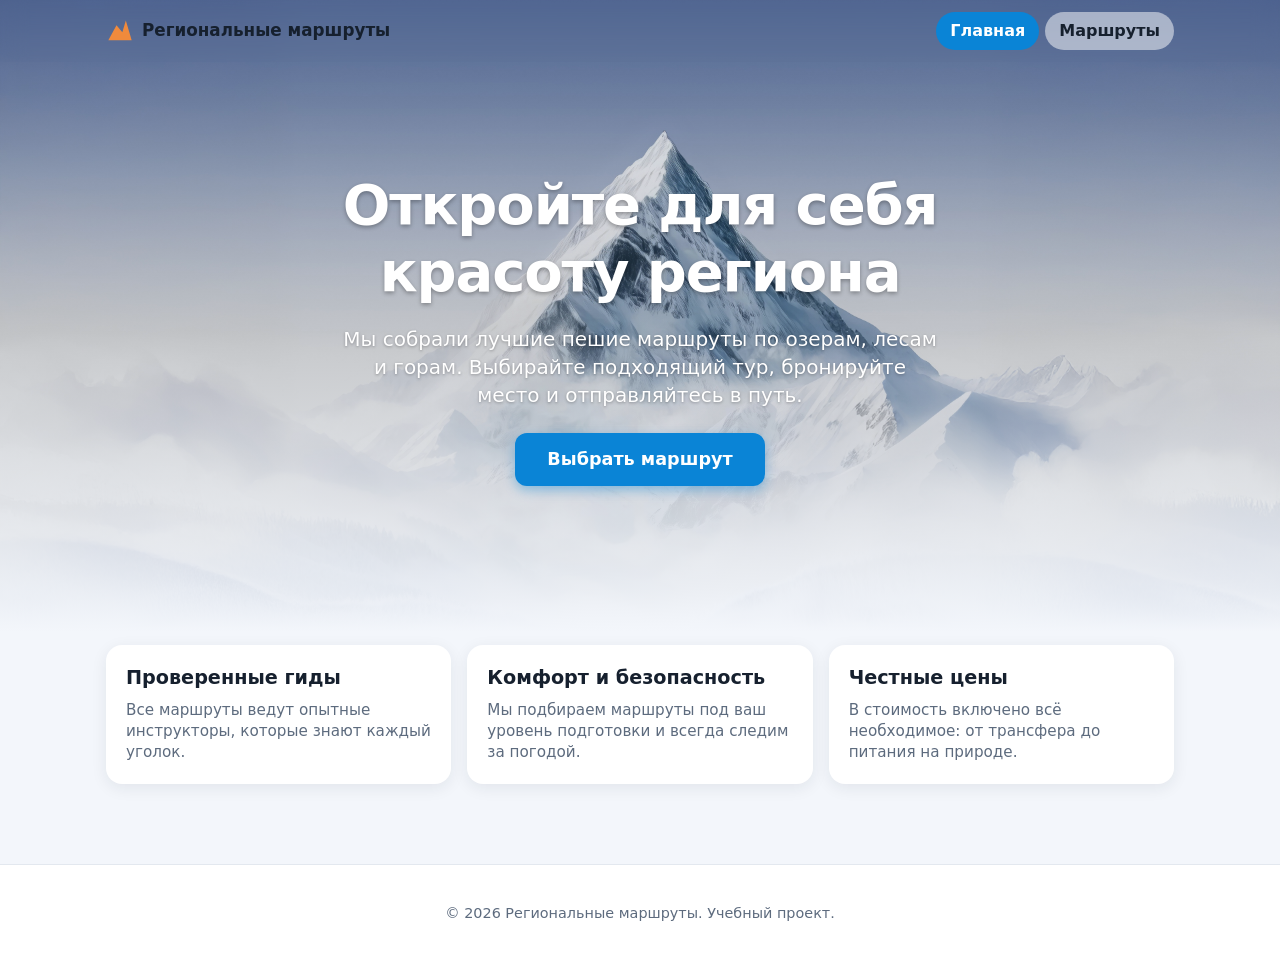
<file: index.html>
<!doctype html>
<html lang="ru">
  <head>
    <meta charset="utf-8" />
    <meta name="viewport" content="width=device-width, initial-scale=1" />
    <title>Региональные маршруты — Главная</title>
    <link rel="stylesheet" href="styles.css" />
  </head>
  <body>
    <header class="site-header">
      <div class="header-inner">
        <a class="logo" href="index.html">
          <svg
            class="logo-icon"
            width="28"
            height="28"
            viewbox="0 0 24 24"
            aria-hidden="true"
          >
            <path d="M2 20 L9 7 L14 13 L17 3 L22 20 Z" fill="currentColor" />
          </svg>
          <span>Региональные маршруты</span>
        </a>

        <nav aria-label="Главное меню">
          <ul class="nav-list">
            <li><a href="index.html" aria-current="page">Главная</a></li>
            <li><a href="catalog.html">Маршруты</a></li>
          </ul>
        </nav>
      </div>
    </header>

    <main class="container">
      <section class="hero">
        <div class="hero-content">
          <h1>Откройте для себя красоту региона</h1>
          <p class="hero-text">
            Мы собрали лучшие пешие маршруты по озерам, лесам и горам. Выбирайте
            подходящий тур, бронируйте место и отправляйтесь в путь.
          </p>
          <a href="catalog.html" class="hero-btn">Выбрать маршрут</a>
        </div>
      </section>

      <section class="features">
        <div class="feature-card">
          <h3>Проверенные гиды</h3>
          <p>
            Все маршруты ведут опытные инструкторы, которые знают каждый уголок.
          </p>
        </div>
        <div class="feature-card">
          <h3>Комфорт и безопасность</h3>
          <p>
            Мы подбираем маршруты под ваш уровень подготовки и всегда следим за
            погодой.
          </p>
        </div>
        <div class="feature-card">
          <h3>Честные цены</h3>
          <p>
            В стоимость включено всё необходимое: от трансфера до питания на
            природе.
          </p>
        </div>
      </section>
    </main>

    <footer class="site-footer">
      <div class="footer-inner">
        <p>&copy; 2026 Региональные маршруты. Учебный проект.</p>
      </div>
    </footer>
  </body>
</html>
</file>
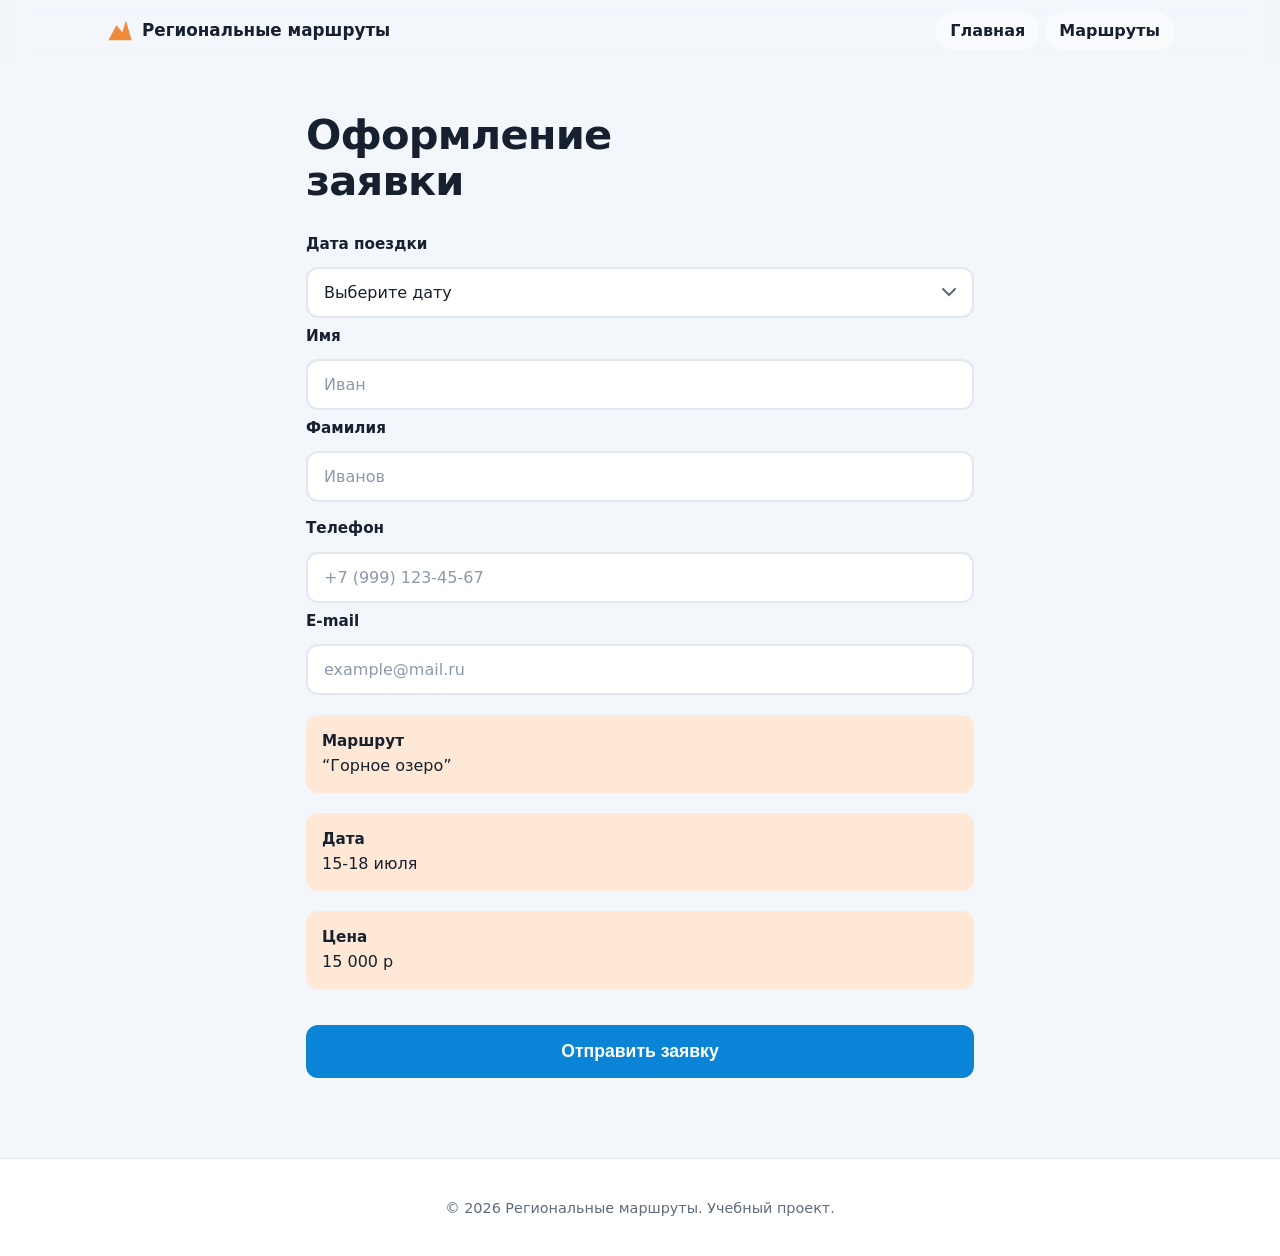
<file: booking.html>
<!doctype html>
<html lang="ru">
  <head>
    <meta charset="utf-8" />
    <meta name="viewport" content="width=device-width, initial-scale=1" />
    <title>Оформление заявки</title>
    <link rel="stylesheet" href="styles.css" />
    <link rel="stylesheet" href="booking.css" />
  </head>
  <body>
    <header class="site-header">
      <div class="header-inner">
        <a class="logo" href="index.html">
          <svg
            class="logo-icon"
            width="28"
            height="28"
            viewbox="0 0 24 24"
            aria-hidden="true"
          >
            <path d="M2 20 L9 7 L14 13 L17 3 L22 20 Z" fill="currentColor" />
          </svg>
          <span>Региональные маршруты</span>
        </a>
        <nav aria-label="Главное меню">
          <ul class="nav-list">
            <li><a href="index.html">Главная</a></li>
            <li><a href="catalog.html">Маршруты</a></li>
          </ul>
        </nav>
      </div>
    </header>

    <main class="container">
      <h1>Оформление<br />заявки</h1>

      <form class="booking-form" id="bookingForm" novalidate>
        <div class="form-group">
          <label for="tour-date">Дата поездки</label>
          <select id="tour-date" class="form-control">
            <option value="" disabled selected>Выберите дату</option>
            <option value="15-18 июля">15–18 июля</option>
            <option value="20-23 июля">20–23 июля</option>
            <option value="5-8 августа">5–8 августа</option>
          </select>
          <label for="user-name">Имя</label>
          <input
            type="text"
            id="user-name"
            class="form-control"
            placeholder="Иван"
            required
          />

          <label for="user-surname">Фамилия</label>
          <input
            type="text"
            id="user-surname"
            class="form-control"
            placeholder="Иванов"
            required
          />
        </div>

        <div class="form-group">
          <label for="user-phone">Телефон</label>
          <input
            type="tel"
            id="user-phone"
            class="form-control"
            placeholder="+7 (999) 123-45-67"
            maxlength="18"
            autocomplete="off"
            required
          />
          <span class="error-message" id="phoneError">Укажите телефон</span>

          <label for="user-email">E-mail</label>
          <input
            type="email"
            id="user-email"
            class="form-control"
            placeholder="example@mail.ru"
            required
          />
        </div>

        <div class="info-block">
          <span class="info-label">Маршрут</span>
          <span class="info-value" id="display-title">“Горное озеро”</span>
        </div>

        <div class="info-block">
          <span class="info-label">Дата</span>
          <span class="info-value" id="display-date">15-18 июля</span>
        </div>

        <div class="info-block">
          <span class="info-label">Цена</span>
          <span class="info-value" id="display-price">15 000 р</span>
        </div>

        <button type="submit" class="submit-btn">Отправить заявку</button>
      </form>
    </main>

    <footer class="site-footer">
      <div class="footer-inner">
        <p>&copy; 2026 Региональные маршруты. Учебный проект.</p>
      </div>
    </footer>

    <script src="booking.js" defer></script>
  </body>
</html>
</file>
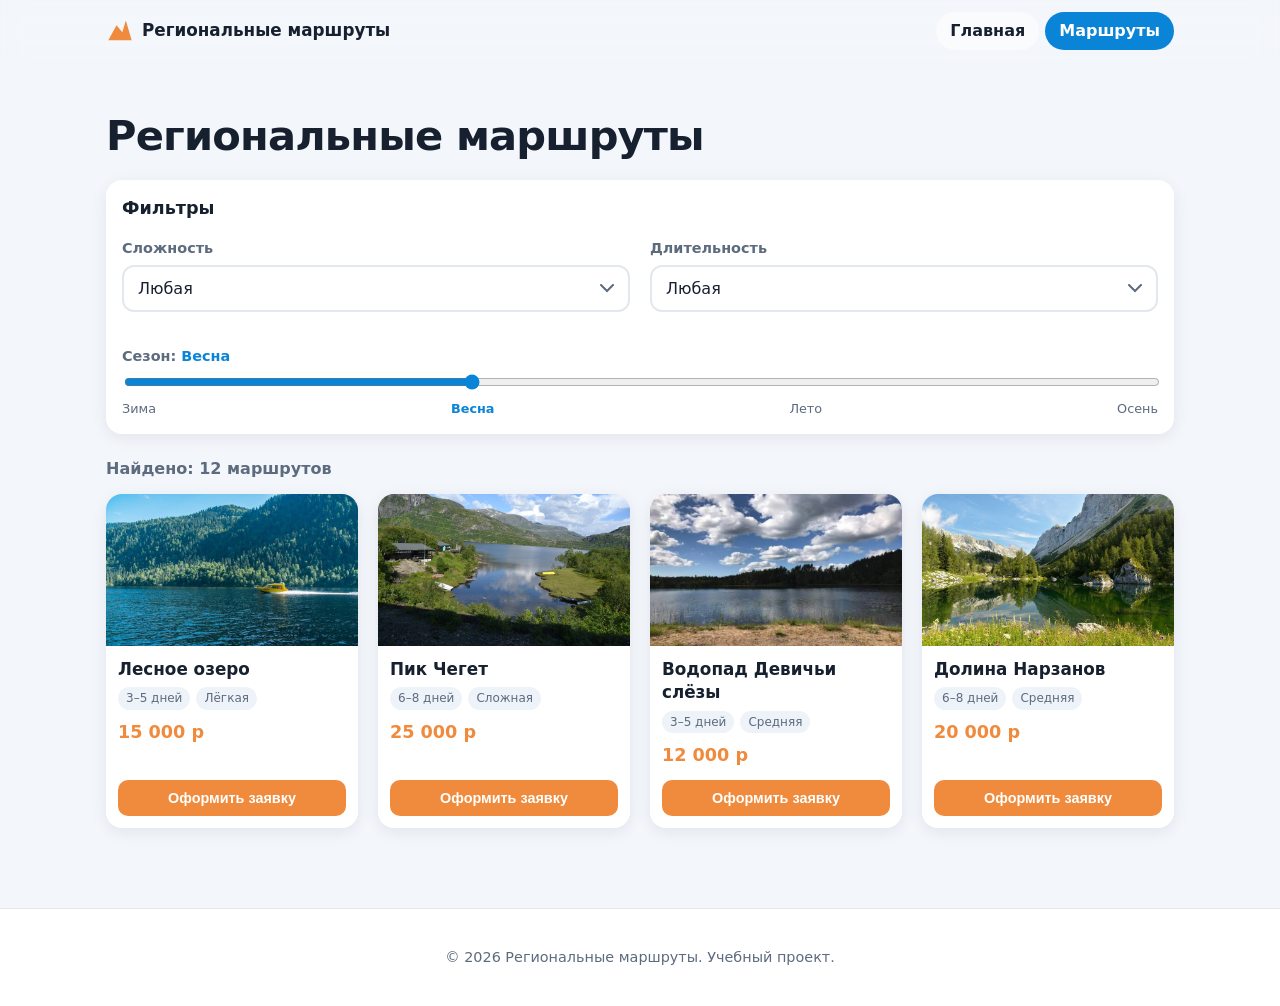
<file: catalog.html>
<!doctype html>
<html lang="ru">
  <head>
    <meta charset="utf-8" />
    <meta name="viewport" content="width=device-width, initial-scale=1" />
    <title>Региональные маршруты</title>
    <link rel="stylesheet" href="styles.css" />
  </head>
  <body>
    <header class="site-header">
      <div class="header-inner">
        <a class="logo" href="index.html">
          <svg
            class="logo-icon"
            width="28"
            height="28"
            viewbox="0 0 24 24"
            aria-hidden="true"
          >
            <path d="M2 20 L9 7 L14 13 L17 3 L22 20 Z" fill="currentColor" />
          </svg>
          <span>Региональные маршруты</span>
        </a>

        <nav aria-label="Главное меню">
          <ul class="nav-list">
            <li><a href="index.html">Главная</a></li>
            <li><a href="catalog.html" aria-current="page">Маршруты</a></li>
          </ul>
        </nav>
      </div>
    </header>
    <main class="container">
      <h1>Региональные маршруты</h1>

      <form class="filters">
        <p class="filters-title">Фильтры</p>
        <div class="filters-grid">
          <div>
            <label for="level">Сложность</label>
            <select id="level">
              <option>Любая</option>
              <option>Лёгкая</option>
              <option>Средняя</option>
              <option>Сложная</option>
            </select>
          </div>
          <div>
            <label for="days">Длительность</label>
            <select id="days">
              <option>Любая</option>
              <option>3–5 дней</option>
              <option>6–8 дней</option>
            </select>
          </div>
          <div>
            <label for="season">
              Сезон: <output id="season-name">Весна</output>
            </label>
            <input id="season" type="range" min="1" max="4" value="2" />
            <div class="season-scale">
              <span>Зима</span>
              <span>Весна</span>
              <span>Лето</span>
              <span>Осень</span>
            </div>
          </div>
        </div>
      </form>

      <p class="count">Найдено: 12 маршрутов</p>

      <section class="cards">
        <article class="card">
          <img src="images/img_1.jpg" alt="Лесное озеро" />
          <h2>Лесное озеро</h2>
          <p class="meta"><span>3–5 дней</span><span>Лёгкая</span></p>
          <p class="price">15 000 р</p>
          <div class="card-buttons">
            <button
              class="btn-book"
              data-title="Лесное озеро"
              data-price="15 000 р"
            >
              Оформить заявку
            </button>
          </div>
        </article>

        <article class="card">
          <img src="images/img_2.jpg" alt="Пик Чегет" />
          <h2>Пик Чегет</h2>
          <p class="meta"><span>6–8 дней</span><span>Сложная</span></p>
          <p class="price">25 000 р</p>
          <div class="card-buttons">
            <button
              class="btn-book"
              data-title="Пик Чегет"
              data-price="25 000 р"
            >
              Оформить заявку
            </button>
          </div>
        </article>

        <article class="card">
          <img src="images/img_3.jpg" alt="Водопад Девичьи слёзы" />
          <h2>Водопад Девичьи слёзы</h2>
          <p class="meta"><span>3–5 дней</span><span>Средняя</span></p>
          <p class="price">12 000 р</p>
          <div class="card-buttons">
            <button
              class="btn-book"
              data-title="Водопад Девичьи слёзы"
              data-price="12 000 р"
            >
              Оформить заявку
            </button>
          </div>
        </article>

        <article class="card">
          <img src="images/img_4.jpg" alt="Долина Нарзанов" />
          <h2>Долина Нарзанов</h2>
          <p class="meta"><span>6–8 дней</span><span>Средняя</span></p>
          <p class="price">20 000 р</p>
          <div class="card-buttons">
            <button
              class="btn-book"
              data-title="Долина Нарзанов"
              data-price="20 000 р"
            >
              Оформить заявку
            </button>
          </div>
        </article>
      </section>
    </main>
    <footer class="site-footer">
      <div class="footer-inner">
        <p>&copy; 2026 Региональные маршруты. Учебный проект.</p>
      </div>
    </footer>
    <script>
      document.querySelectorAll(".btn-book").forEach((button) => {
        button.addEventListener("click", function () {
          const title = this.getAttribute("data-title");
          const price = this.getAttribute("data-price");

          window.location.href = `booking.html?title=${encodeURIComponent(title)}&price=${encodeURIComponent(price)}`;
        });
      });
    </script>
    <script src="script.js" defer></script>
  </body>
</html>
</file>
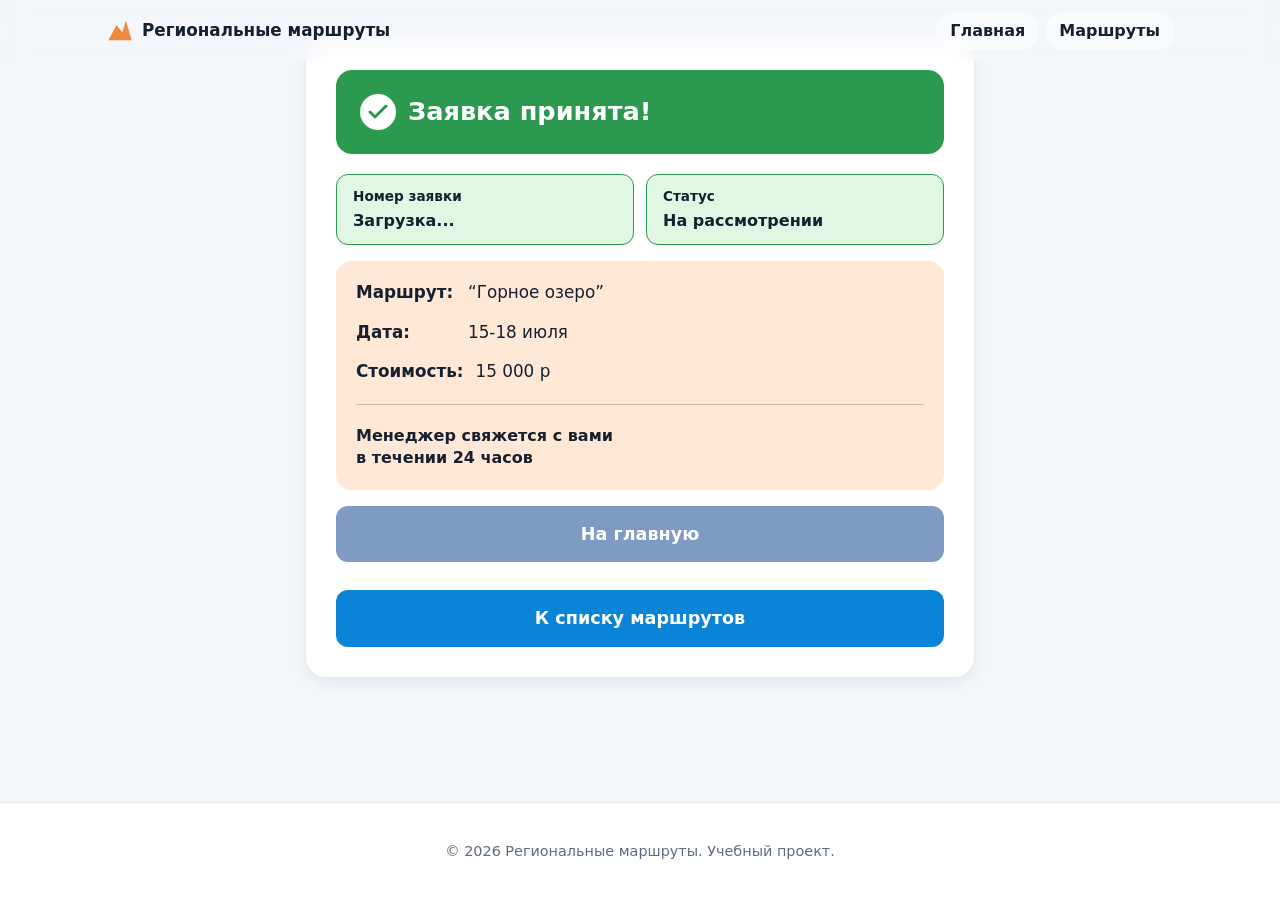
<file: success.html>
<!doctype html>
<html lang="ru">
  <head>
    <meta charset="utf-8" />
    <meta name="viewport" content="width=device-width, initial-scale=1" />
    <title>Заявка принята</title>
    <link rel="stylesheet" href="styles.css" />
    <link rel="stylesheet" href="success.css" />
  </head>
  <body>
    <header class="site-header">
      <div class="header-inner">
        <a class="logo" href="index.html">
          <svg
            class="logo-icon"
            width="28"
            height="28"
            viewbox="0 0 24 24"
            aria-hidden="true"
          >
            <path d="M2 20 L9 7 L14 13 L17 3 L22 20 Z" fill="currentColor" />
          </svg>
          <span>Региональные маршруты</span>
        </a>
        <nav aria-label="Главное меню">
          <ul class="nav-list">
            <li><a href="index.html">Главная</a></li>
            <li><a href="catalog.html">Маршруты</a></li>
          </ul>
        </nav>
      </div>
    </header>

    <main class="container">
      <div class="success-section">
        <div class="success-header">
          <div class="success-icon">
            <svg
              width="24"
              height="24"
              viewBox="0 0 24 24"
              fill="none"
              stroke="currentColor"
              stroke-width="3"
              stroke-linecap="round"
              stroke-linejoin="round"
            >
              <polyline points="20 6 9 17 4 12"></polyline>
            </svg>
          </div>
          <h2>Заявка принята!</h2>
        </div>

        <div class="success-content">
          <div class="success-badges">
            <div class="badge">
              <span class="badge-label">Номер заявки</span>
              <span class="badge-value" id="orderNumber">Загрузка...</span>
            </div>
            <div class="badge">
              <span class="badge-label">Статус</span>
              <span class="badge-value">На рассмотрении</span>
            </div>
          </div>

          <div class="success-details">
            <div class="detail-row">
              <span class="detail-label">Маршрут:</span>
              <span class="detail-value">“Горное озеро”</span>
            </div>
            <div class="detail-row">
              <span class="detail-label">Дата:</span>
              <span class="detail-value">15-18 июля</span>
            </div>
            <div class="detail-row">
              <span class="detail-label">Стоимость:</span>
              <span class="detail-value">15 000 р</span>
            </div>
            <hr class="detail-divider" />
            <p class="manager-text">
              Менеджер свяжется с вами<br />в течении 24 часов
            </p>
          </div>

          <a
            href="index.html"
            class="submit-btn"
            style="
              text-decoration: none;
              display: block;
              text-align: center;
              margin-top: 0;
              background-color: #7f9bc4;
            "
          >
            На главную
          </a>

          <a
            href="catalog.html"
            class="submit-btn"
            style="
              text-decoration: none;
              display: block;
              text-align: center;
              margin-top: 12px;
            "
          >
            К списку маршрутов
          </a>
        </div>
      </div>
    </main>
    <footer class="site-footer">
      <div class="footer-inner">
        <p>&copy; 2026 Региональные маршруты. Учебный проект.</p>
      </div>
    </footer>
    <script>
      const urlParams = new URLSearchParams(window.location.search);
      const orderId = urlParams.get("id");
      const title = urlParams.get("title");
      const price = urlParams.get("price");
      const date = urlParams.get("date");

      if (orderId) document.getElementById("orderNumber").textContent = orderId;
      if (title)
        document.querySelector(
          ".detail-row:nth-child(1) .detail-value",
        ).textContent = `“${title}”`;
      if (date)
        document.querySelector(
          ".detail-row:nth-child(2) .detail-value",
        ).textContent = date;
      if (price)
        document.querySelector(
          ".detail-row:nth-child(3) .detail-value",
        ).textContent = price;
    </script>
  </body>
</html>
</file>
<file: styles.css>
* {
  box-sizing: border-box;
}

body {
  margin: 0;
  font-family:
    system-ui,
    -apple-system,
    "Segoe UI",
    Roboto,
    Arial,
    sans-serif;
  color: #16202e;
  background: #f3f6fb;
  line-height: 1.4;
  display: flex;
  flex-direction: column;
  min-height: 100vh;
}

.container {
  max-width: 600px;
  margin: 0 auto;
  flex: 1;
  padding: 100px 16px 40px;
}

h1 {
  font-size: 2rem;
  line-height: 1.15;
  margin: 12px 0 20px;
  letter-spacing: -0.02em;
}

.filters {
  background: #ffffff;
  padding: 16px;
  border-radius: 16px;
  box-shadow: 0 4px 16px rgba(22, 32, 46, 0.08);
}

.filters-title {
  margin: 0 0 4px;
  font-weight: 700;
  font-size: 1.1rem;
}

.filters label {
  display: block;
  margin: 14px 0 6px;
  font-size: 0.9rem;
  font-weight: 600;
  color: #5d6b7e;
}

.filters select {
  width: 100%;
  padding: 12px 40px 12px 14px;
  font-size: 1rem;
  font-family: inherit;
  color: #16202e;
  border: 2px solid #e3e8ef;
  border-radius: 12px;
  background: #ffffff
    url("data:image/svg+xml,%3Csvg xmlns='http://www.w3.org/2000/svg' width='14' height='9' viewBox='0 0 14 9'%3E%3Cpath d='M1 1l6 6 6-6' fill='none' stroke='%235d6b7e' stroke-width='2' stroke-linecap='round'/%3E%3C/svg%3E")
    no-repeat right 14px center;
  appearance: none;
  transition:
    border-color 0.2s,
    box-shadow 0.2s;
}

.filters select:hover {
  border-color: #f08a3c;
}

.filters select:focus {
  border-color: #f08a3c;
  box-shadow: 0 0 0 4px rgba(240, 138, 60, 0.2);
}

.filters input[type="range"] {
  width: 100%;
  accent-color: #0a84d6;
}

.filters output {
  color: #0a84d6;
  font-weight: 700;
}

.season-scale {
  display: flex;
  justify-content: space-between;
  margin-top: 4px;
  font-size: 0.8rem;
  color: #5d6b7e;
}

.season-scale .active {
  color: #0a84d6;
  font-weight: 700;
}

.count {
  font-weight: 600;
  color: #5d6b7e;
  margin: 24px 0 14px;
}

.cards {
  display: grid;
  grid-template-columns: repeat(2, 1fr);
  gap: 14px;
}

.card {
  background: #ffffff;
  border-radius: 16px;
  overflow: hidden;
  box-shadow: 0 4px 16px rgba(22, 32, 46, 0.08);
  display: flex;
  flex-direction: column;
  transition:
    transform 0.25s,
    box-shadow 0.25s;
  isolation: isolate;
}

.card img {
  width: 100%;
  aspect-ratio: 5 / 3;
  object-fit: cover;
  display: block;
  transition: transform 0.4s;
}

.card:hover img {
  transform: scale(1.05);
}

.card h2 {
  font-size: 1.05rem;
  margin: 12px 12px 6px;
}

.meta {
  display: flex;
  flex-wrap: wrap;
  gap: 6px;
  margin: 0 12px;
  font-size: 0.75rem;
}

.meta span {
  background: #eef3fa;
  color: #5d6b7e;
  padding: 3px 8px;
  border-radius: 999px;
}

.price {
  font-weight: 800;
  font-size: 1.1rem;
  color: #f08a3c;
  margin: 10px 12px 12px;
}

.card a {
  display: block;
  margin: auto 12px 12px;
  padding: 10px;
  text-align: center;
  text-decoration: none;
  font-weight: 600;
  font-size: 0.9rem;
  color: #ffffff;
  background: #0a84d6;
  border-radius: 10px;
  transition: background 0.2s;
}

.card a:hover {
  background: #066bb0;
}

a:focus-visible,
select:focus-visible,
input:focus-visible {
  outline: 3px solid #2563eb;
  outline-offset: 2px;
}

.site-header {
  position: fixed;
  top: 0;
  left: 0;
  width: 100%;
  z-index: 10;
  backdrop-filter: blur(12px);
  -webkit-backdrop-filter: blur(12px);
}

.header-inner {
  max-width: 1100px;
  margin: 0 auto;
  padding: 12px 16px;
  display: flex;
  flex-wrap: wrap;
  align-items: center;
  justify-content: space-between;
  gap: 8px 20px;
}

.logo {
  display: flex;
  align-items: center;
  gap: 8px;
  font-weight: 800;
  font-size: 1.05rem;
  color: #16202e;
  text-decoration: none;
}

.logo-icon {
  color: #f08a3c;
  flex-shrink: 0;
}

.nav-list {
  display: flex;
  gap: 6px;
  list-style: none;
  margin: 0;
  padding: 0;
}

.nav-list a {
  display: block;
  padding: 8px 14px;
  border-radius: 999px;
  color: #16202e;
  background: rgba(255, 255, 255, 0.5);
  font-weight: 600;
  text-decoration: none;
  transition:
    background 0.2s,
    color 0.2s;
}

.nav-list a:hover {
  background: #eef3fa;
  color: #16202e;
}

.nav-list a[aria-current="page"] {
  background: #0a84d6;
  color: #ffffff;
}

.card-buttons {
  display: flex;
  flex-direction: column;
  gap: 8px;
  margin: auto 12px 12px;
}

.btn-book {
  display: block;
  width: 100%;
  padding: 10px;
  text-align: center;
  font-weight: 600;
  font-size: 0.9rem;
  color: #ffffff;
  background: #f08a3c;
  border: none;
  border-radius: 10px;
  cursor: pointer;
  transition: background 0.2s;
}

.btn-book:hover {
  background: #d97730;
}

.hero {
  margin-top: -100px;
  margin-bottom: -40px;
  width: 100vw;
  position: relative;
  left: 50%;
  right: 50%;
  margin-left: -50vw;
  margin-right: -50vw;
  margin-bottom: -40px;

  display: flex;
  align-items: center;
  justify-content: center;

  background-image:
    linear-gradient(
      to bottom,
      rgba(22, 32, 46, 0.1) 0%,
      rgba(22, 32, 46, 0.2) 50%,
      #f3f6fb 95%
    ),
    url("images/hero-bg.jpg");
  background-size: cover;
  background-repeat: no-repeat;
}

.hero-content {
  max-width: 700px;
  text-align: center;
  color: #ffffff;
}

.hero h1 {
  margin-top: 0;
  font-size: 2.2rem;
  line-height: 1.2;
  color: #ffffff;
  text-shadow: 0 2px 4px rgba(0, 0, 0, 0.3);
}

.hero-text {
  color: #ffffff;
  font-size: 1.1rem;
  max-width: 600px;
  margin: 0 auto 24px;
  text-shadow: 0 1px 3px rgba(0, 0, 0, 0.3);
}

.hero-btn {
  display: inline-block;
  background-color: #0a84d6;
  color: #ffffff;
  text-decoration: none;
  padding: 14px 32px;
  font-size: 1.1rem;
  font-weight: 600;
  border-radius: 12px;
  transition: background-color 0.2s;
  box-shadow: 0 4px 12px rgba(10, 132, 214, 0.4);
}

.hero-btn:hover {
  background-color: #066bb0;
}

.features {
  display: grid;
  grid-template-columns: 1fr;
  gap: 16px;
  margin-top: 20px;
  position: relative;
  z-index: 1;
}

.feature-card {
  background-color: #ffffff;
  padding: 20px;
  border-radius: 16px;
  box-shadow: 0 4px 16px rgba(22, 32, 46, 0.08);
}

.feature-card h3 {
  margin-top: 0;
  margin-bottom: 8px;
  color: #16202e;
  font-size: 1.2rem;
}

.feature-card p {
  margin: 0;
  color: #5d6b7e;
  font-size: 0.95rem;
}

.site-footer {
  background-color: #ffffff;
  padding: 24px 16px;
  margin-top: 40px;
  border-top: 1px solid #e3e8ef;
}

.footer-inner {
  max-width: 1100px;
  margin: 0 auto;
  text-align: center;
  color: #5d6b7e;
  font-size: 0.9rem;
}

.hero-btn:focus-visible,
.btn-book:focus-visible,
.submit-btn:focus-visible {
  outline: 3px solid #2563eb;
  outline-offset: 2px;
}

@media (min-width: 768px) {
  .container {
    max-width: 1100px;
  }

  h1 {
    font-size: 2.6rem;
  }

  .cards {
    grid-template-columns: repeat(4, 1fr);
    gap: 20px;
  }

  .filters-grid {
    display: grid;
    grid-template-columns: repeat(2, 1fr);
    gap: 20px;
  }

  .filters-grid > div:nth-child(3) {
    grid-column: 1 / -1;
  }

  .hero {
    padding: 72px 40px 80px;
    min-height: 665px;
    background-position: center 38%;
  }

  .hero h1 {
    font-size: 3.5rem;
  }

  .hero-text {
    font-size: 1.25rem;
  }

  .features {
    grid-template-columns: repeat(3, 1fr);
  }
}
</file>
<file: booking.css>
main.container {
  width: 100%;
  max-width: 700px !important;
  margin-left: auto !important;
  margin-right: auto !important;
  padding: 100px 16px 40px;
}

h1 {
  line-height: 1.1;
  margin-bottom: 30px;
}

.booking-form {
  display: flex;
  flex-direction: column;
  gap: 16px;
}

.form-group {
  display: flex;
  flex-direction: column;
  gap: 8px;
}

.form-group label {
  font-weight: 600;
  color: #16202e;
  font-size: 0.95rem;
  margin-bottom: 4px;
}

.form-control {
  display: block;
  width: 100%;
  padding: 14px 16px;
  font-size: 1rem;
  font-family: inherit;
  color: #16202e;
  background-color: #ffffff;
  border: 2px solid #e3e8ef;
  border-radius: 12px;
  transition:
    border-color 0.2s,
    box-shadow 0.2s;
}

select.form-control {
  padding-right: 40px;
  background: #ffffff
    url("data:image/svg+xml,%3Csvg xmlns='http://www.w3.org/2000/svg' width='14' height='9' viewBox='0 0 14 9'%3E%3Cpath d='M1 1l6 6 6-6' fill='none' stroke='%235d6b7e' stroke-width='2' stroke-linecap='round'/%3E%3C/svg%3E")
    no-repeat right 16px center;
  appearance: none;
  color: #5d6b7e;
}

select.form-control:focus,
select.form-control:valid {
  color: #16202e;
}

.form-control::placeholder {
  color: #8c99ab;
}

.form-control:focus {
  outline: none;
  border-color: #0a84d6;
}

.form-control.input-error {
  background-color: #ffeeee;
  border-color: #e53935;
}

.error-message {
  color: #e53935;
  font-size: 0.8rem;
  display: none;
}

.input-error + .error-message {
  display: block;
}

.info-block {
  background-color: #ffe8d6;
  padding: 16px;
  border-radius: 12px;
  display: flex;
  flex-direction: column;
  gap: 4px;
  margin-top: 4px;
}

.info-label {
  font-weight: 600;
  font-size: 0.95rem;
  color: #16202e;
}

.info-value {
  font-size: 1rem;
  color: #16202e;
}

.submit-btn {
  background-color: #0a84d6;
  color: #ffffff;
  border: none;
  padding: 16px;
  font-size: 1.1rem;
  font-weight: 600;
  border-radius: 12px;
  cursor: pointer;
  margin-top: 20px;
  transition: background-color 0.2s;
}

.submit-btn:hover {
  background-color: #066bb0;
}

.form-group input + input,
.form-group input + .error-message + input {
  margin-top: 8px;
}

.info-value {
  font-size: 1rem;
  color: #16202e;
  line-height: 1.3;
  word-break: break-word;
}
</file>
<file: success.css>
main.container {
  width: 100%;
  max-width: 700px !important;
  margin-left: auto !important;
  margin-right: auto !important;
  padding: 20px 16px 40px;
}

.success-section {
  display: flex;
  flex-direction: column;
  gap: 20px;
  margin-top: 10px;
}

.success-header {
  background-color: #2b9a4e;
  border-radius: 16px;
  padding: 24px;
  display: flex;
  align-items: center;
  gap: 12px;
  color: #ffffff;
}

.success-header h2 {
  margin: 0;
  font-size: 1.6rem;
  font-weight: 800;
}

.success-icon {
  background-color: #ffffff;
  color: #2b9a4e;
  width: 36px;
  height: 36px;
  border-radius: 50%;
  display: flex;
  align-items: center;
  justify-content: center;
  flex-shrink: 0;
}

.success-content {
  display: flex;
  flex-direction: column;
  gap: 16px;
}

.success-badges {
  display: flex;
  gap: 12px;
}

.badge {
  flex: 1;
  background-color: #e2f6e4;
  border: 1px solid #2b9a4e;
  border-radius: 12px;
  padding: 12px 16px;
  display: flex;
  flex-direction: column;
  gap: 4px;
}

.badge-label {
  font-size: 0.85rem;
  color: #16202e;
  font-weight: 600;
}

.badge-value {
  font-size: 1rem;
  color: #16202e;
  font-weight: 700;
}

.success-details {
  background-color: #ffe8d6;
  border-radius: 16px;
  padding: 20px;
  display: flex;
  flex-direction: column;
  gap: 16px;
}

.detail-row {
  display: flex;
  gap: 12px;
  font-size: 1.05rem;
}

.detail-label {
  font-weight: 600;
  color: #16202e;
  min-width: 100px;
}

.detail-value {
  color: #16202e;
}

.detail-divider {
  border: none;
  border-top: 1px solid #d4b59e;
  margin: 4px 0;
}

.manager-text {
  margin: 0;
  font-weight: 600;
  color: #16202e;
  line-height: 1.4;
}

.submit-btn {
  background-color: #0a84d6;
  color: #ffffff;
  border: none;
  padding: 16px;
  font-size: 1.1rem;
  font-weight: 600;
  border-radius: 12px;
  cursor: pointer;
  transition: background-color 0.2s;
  display: block;
  text-decoration: none;
  text-align: center;
  margin-top: 0;
}

.submit-btn:hover {
  background-color: #066bb0;
}

@media (min-width: 768px) {
  .success-section {
    background-color: #ffffff;
    padding: 30px;
    border-radius: 20px;
    box-shadow: 0 4px 16px rgba(22, 32, 46, 0.08);
    margin-top: 20px;
  }
}
</file>
